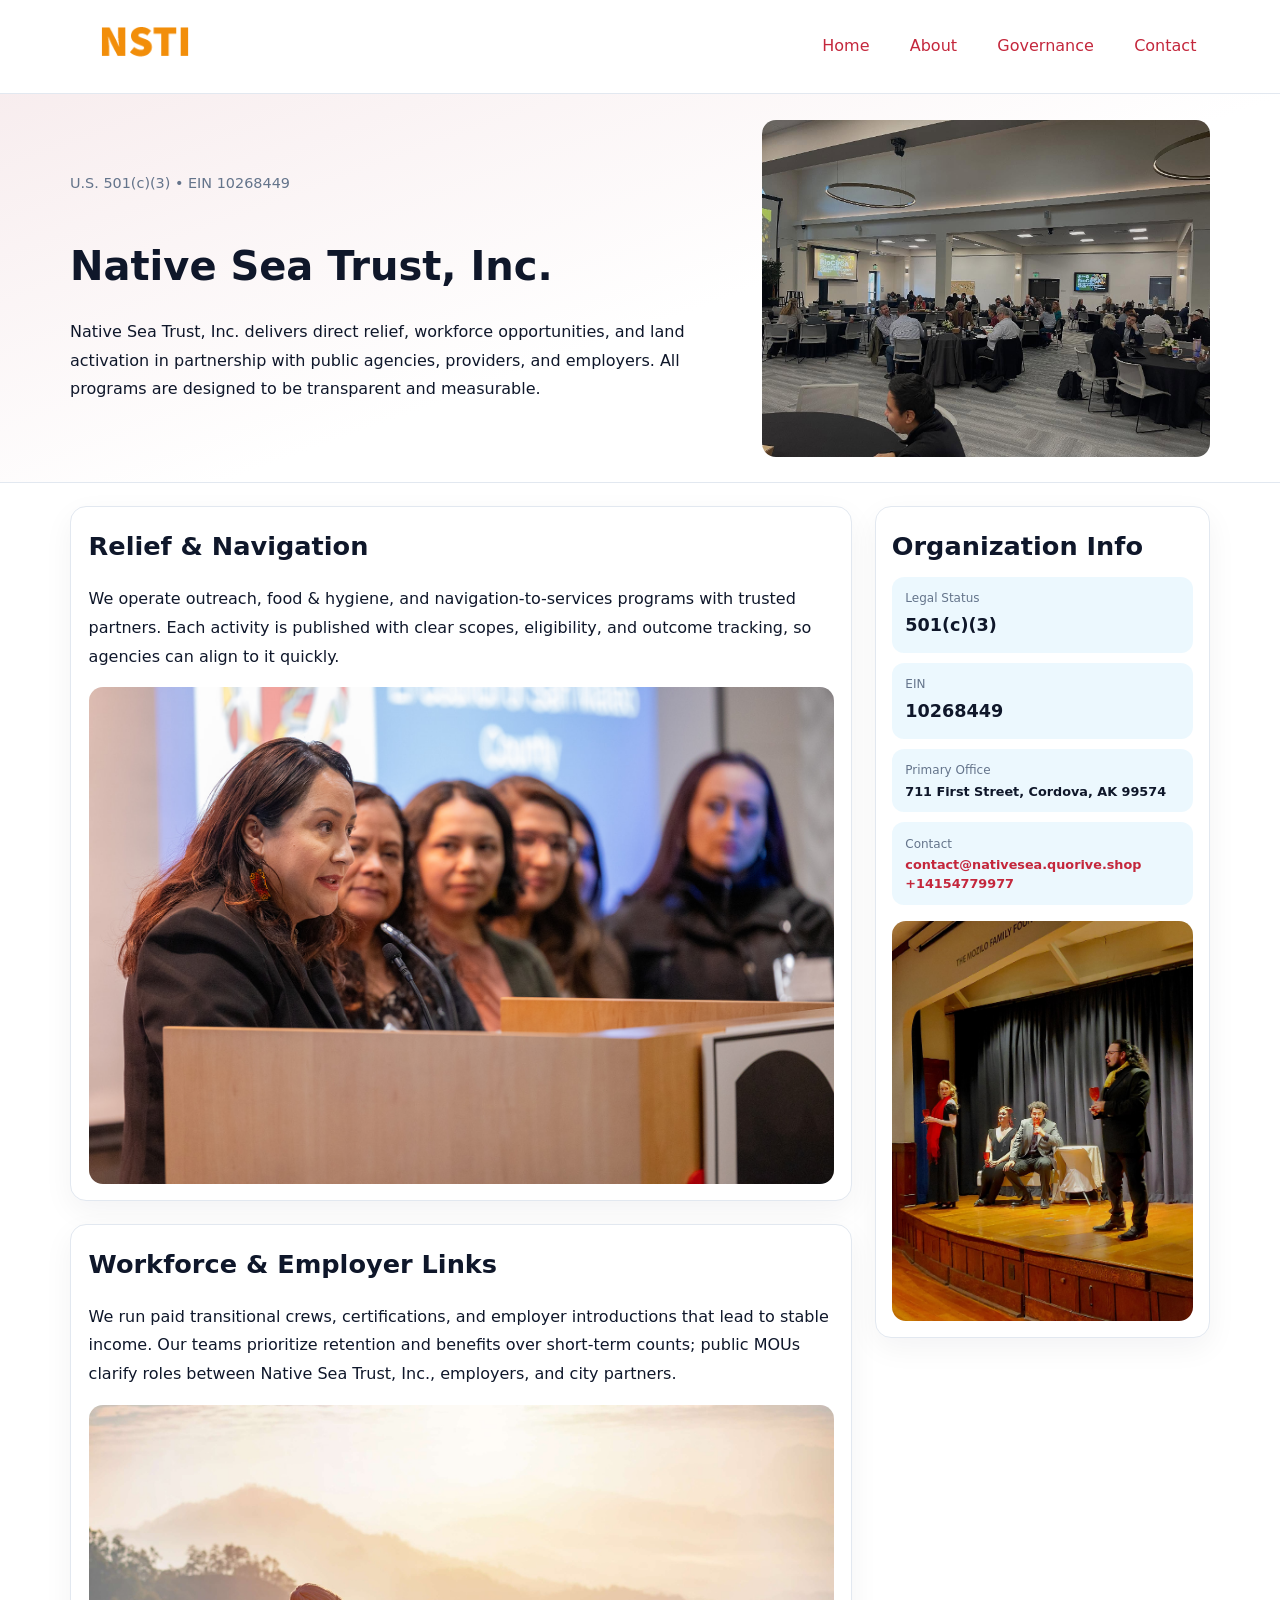
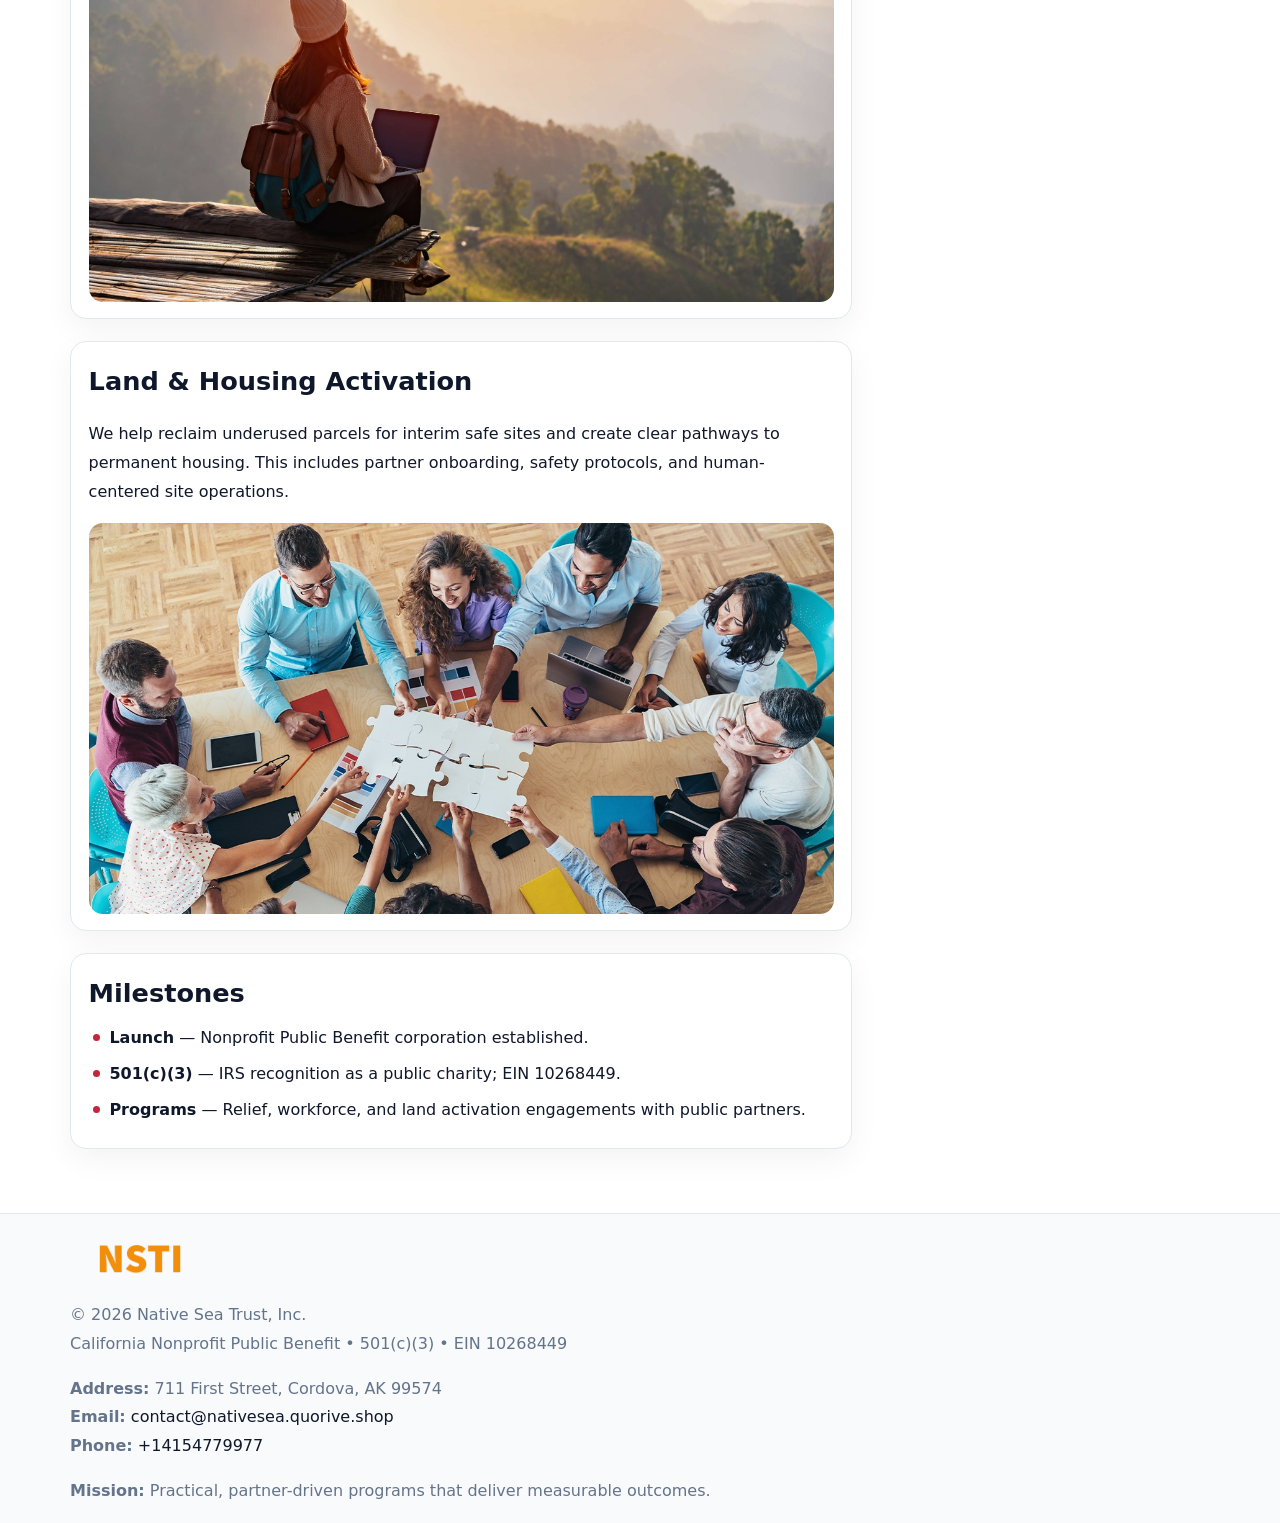
<file: index.html>
<!doctype html><html lang="en"><head>
<meta charset="utf-8">
<meta name="viewport" content="width=device-width,initial-scale=1">
<title>Native Sea Trust, Inc. – Nonprofit • 2025</title>
<link rel="stylesheet" href="assets/styles.css">
<link rel="icon" href="images/logo.png">
<meta name="data-ein" content="10268449">
<meta name="data-name" content="Native Sea Trust, Inc.">
<meta name="data-email" content="contact@nativesea.quorive.shop">
<meta name="data-phone" content="+14154779977">
<meta name="data-address" content="711 First Street,
Cordova, AK 99574">
<meta name="data-map" content="711+First+Street,+Cordova,+AK+99574">
  <meta name="description" content="We are a 501(c)(3) organization advancing community services, education, and direct relief through transparent programs, local partnerships, and measurable outcomes.">
<meta name="facebook-domain-verification" content="p26klfsu76vl5vhutppwva9c1gb1rp" />
</head><body>
<div style="position:absolute;left:-9999px;top:-9999px;opacity:0" data-uniq="{{UNIQUE_BLOB}}">
  <span>We are a 501(c)(3) organization advancing community services, education, and direct relief through transparent programs, local partnerships, and measurable outcomes.</span><svg width="12" height="12" viewBox="0 0 12 12" xmlns="http://www.w3.org/2000/svg"><circle cx="6" cy="6" r="5" fill="#0f766e"/></svg><img src="images/hero.jpg" width="1" height="1" alt="" loading="lazy"/>
</div>

<header>
  <div class="topnav">
    <a href="index.html"><img src="images/logo.png" alt="Native Sea Trust, Inc." style="width:150px"></a>
    <nav>
      <a class="active" href="index.html">Home</a>
      <a href="about.html">About</a>
      <a href="governance.html">Governance</a>
      <a href="contact.html">Contact</a>
    </nav>
  </div>
</header>

<section class="c1bee384c99">
  <div class="hero-wrap">
    <div>
      <p class="subtle">U.S. 501(c)(3) • EIN 10268449</p>
      <h1>Native Sea Trust, Inc.</h1>
      <p class="c900371e7d5">Native Sea Trust, Inc. delivers direct relief, workforce opportunities, and land activation in partnership with public agencies, providers, and employers. All programs are designed to be transparent and measurable.</p>
    </div>
    <img src="images/hero.jpg" alt="Program photo">
  </div>
</section>

<div class="page">
  <main>
    <section class="section panel">
      <h2>Relief & Navigation</h2>
      <p>We operate outreach, food & hygiene, and navigation-to-services programs with trusted partners. Each activity is published with clear scopes, eligibility, and outcome tracking, so agencies can align to it quickly.</p>
      <img src="images/relief.jpg" alt="" style="margin-top:1rem">
    </section>

    <section class="section panel">
      <h2>Workforce & Employer Links</h2>
      <p>We run paid transitional crews, certifications, and employer introductions that lead to stable income. Our teams prioritize retention and benefits over short-term counts; public MOUs clarify roles between Native Sea Trust, Inc., employers, and city partners.</p>
      <img src="images/jobs.jpg" alt="" style="margin-top:1rem">
    </section>

    <section class="section panel">
      <h2>Land & Housing Activation</h2>
      <p>We help reclaim underused parcels for interim safe sites and create clear pathways to permanent housing. This includes partner onboarding, safety protocols, and human-centered site operations.</p>
      <img src="images/land.jpg" alt="" style="margin-top:1rem">
    </section>

    <section class="section panel">
      <h2>Milestones</h2>
      <ul class="timeline">
        <li><strong>Launch</strong> — Nonprofit Public Benefit corporation established.</li>
        <li><strong>501(c)(3)</strong> — IRS recognition as a public charity; EIN 10268449.</li>
        <li><strong>Programs</strong> — Relief, workforce, and land activation engagements with public partners.</li>
      </ul>
    </section>
  </main>

  <aside>
    <div class="sidebox">
      <h2>Organization Info</h2>
      <div class="metric">
        <div class="label">Legal Status</div>
        <div class="value">501(c)(3)</div>
      </div>
      <div class="metric">
        <div class="label">EIN</div>
        <div class="value">10268449</div>
      </div>
      <div class="metric">
        <div class="label">Primary Office</div>
        <div class="value" style="font-size:.8rem;line-height:1.5">711 First Street,
Cordova, AK 99574</div>
      </div>
      <div class="metric">
        <div class="label">Contact</div>
        <div class="value" style="font-size:.8rem;line-height:1.5">
          <a href="mailto:contact@nativesea.quorive.shop">contact@nativesea.quorive.shop</a><br>
          <a href="tel:+14154779977">+14154779977</a>
        </div>
      </div>
      <img src="images/community.jpg" alt="" style="margin-top:1rem">
    </div>
  </aside>
</div>

<footer>
  <div class="footer-wrap">
    <div class="footer-grid">
      <div class="footer-col">
        <img src="images/logo.png" alt="" style="width:140px;margin-bottom:.4rem">
        <div class="small">© <span id="year"></span> Native Sea Trust, Inc.</div>
        <div class="small">California Nonprofit Public Benefit • 501(c)(3) • EIN 10268449</div>
      </div>
      <div class="footer-col">
        <div class="small"><strong>Address:</strong> 711 First Street,
Cordova, AK 99574</div>
        <div class="small"><strong>Email:</strong> <a href="mailto:contact@nativesea.quorive.shop">contact@nativesea.quorive.shop</a></div>
        <div class="small"><strong>Phone:</strong> <a href="tel:+14154779977">+14154779977</a></div>
      </div>
      <div class="footer-col">
        <div class="small"><strong>Mission:</strong> Practical, partner-driven programs that deliver measurable outcomes.</div>
      </div>
    </div>
  </div>
</footer>

<script>
(function(){
  function m(n){const e=document.querySelector('meta[name="'+n+'"]');return e?e.content:'';}
  function h(s){let x=2166136261>>>0;for(let i=0;i<s.length;i++){x^=s.charCodeAt(i);x=(x*16777619)>>>0;}return x>>>0;}
  const key = h((m('data-ein') || m('data-name') || '0').replace(/\s+/g,''));
  const H = key % 360, S = 55 + (key % 20), L = 46;
  const r = document.documentElement;
  r.style.setProperty('--brand', `hsl(${H} ${S}% ${L}%)`);
  r.style.setProperty('--brand-ink', `hsl(${H} ${Math.min(95,S+10)}% ${Math.max(20,L-18)}%)`);
  r.style.setProperty('--soft', `hsl(${H} ${Math.max(40,S-25)}% 95%)`);
  const y = document.getElementById('year'); if (y) y.textContent = new Date().getFullYear();
})();
</script>
</body></html>
</file>
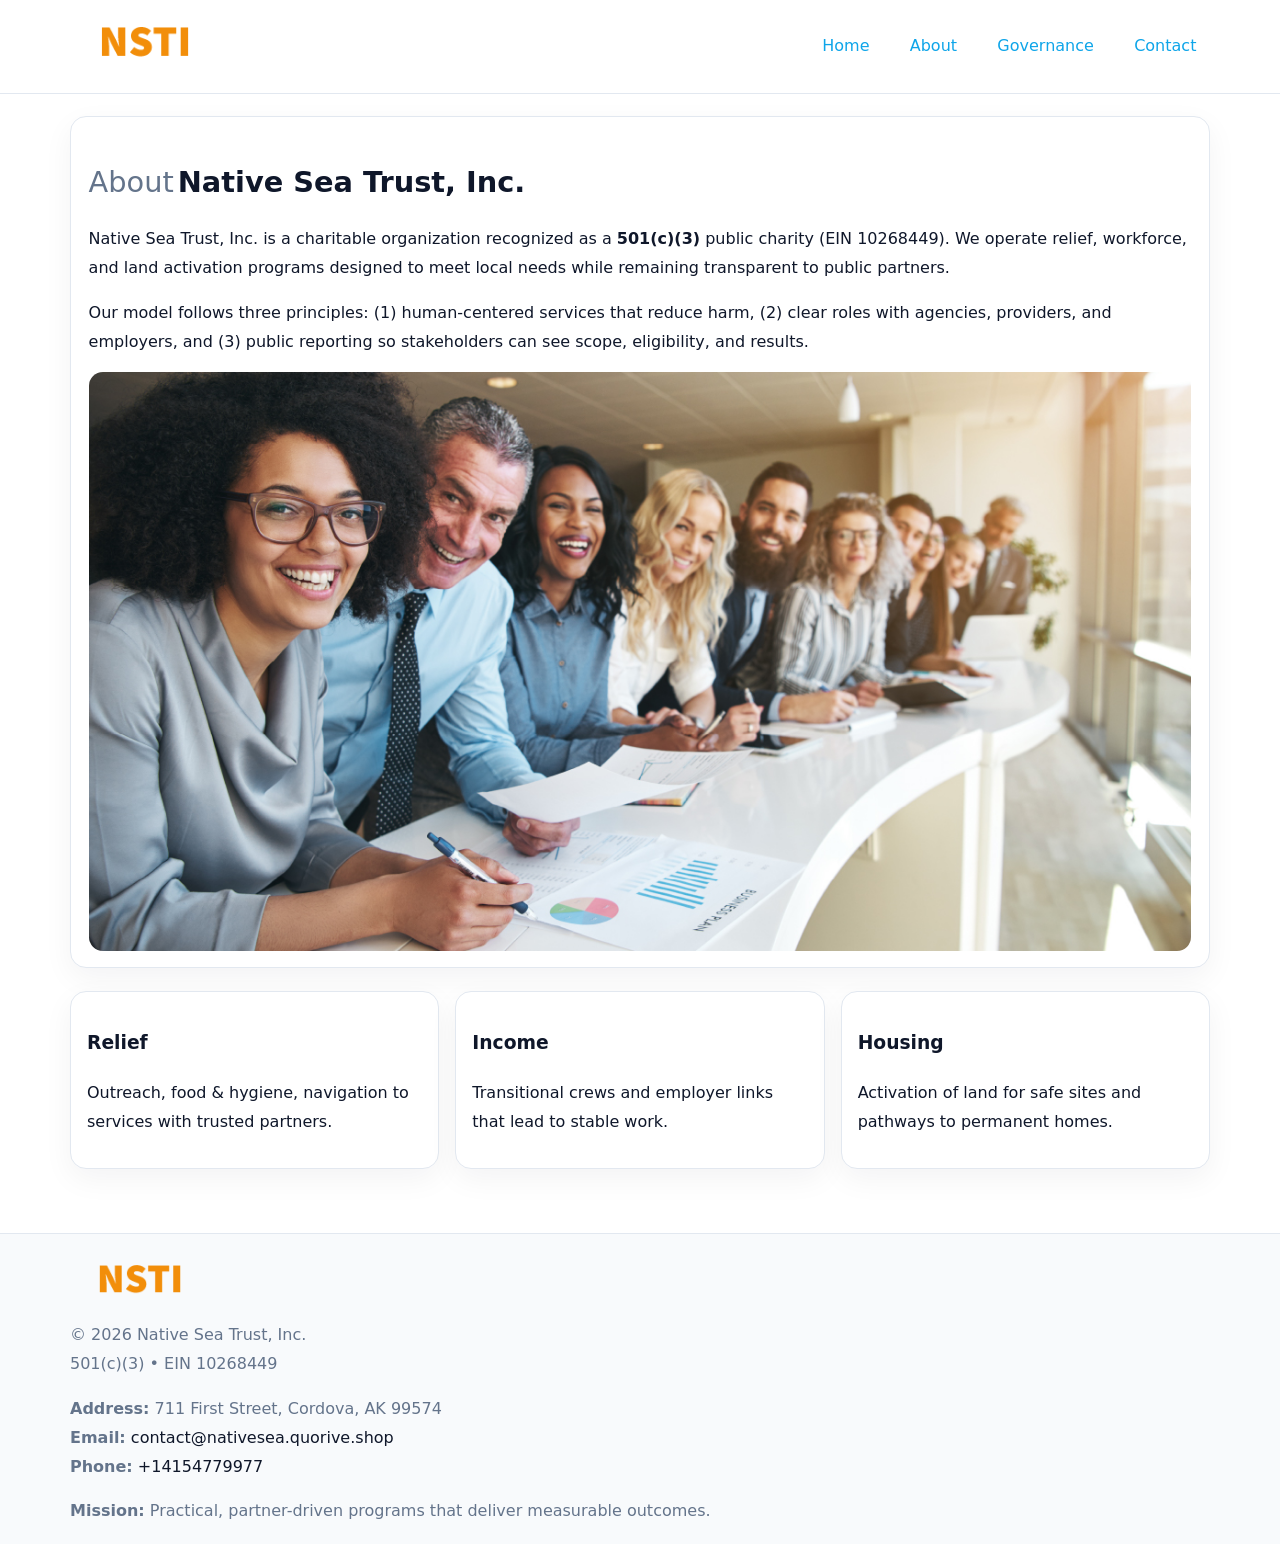
<file: about.html>
<!doctype html><html lang="en"><head>
<meta charset="utf-8">
<meta name="viewport" content="width=device-width,initial-scale=1">
<title>Native Sea Trust, Inc. – Nonprofit • 2025</title>
<link rel="stylesheet" href="assets/styles.css">
<link rel="icon" href="images/logo.png">
  <meta name="description" content="We are a 501(c)(3) organization advancing community services, education, and direct relief through transparent programs, local partnerships, and measurable outcomes.">
</head><body>
<div style="position:absolute;left:-9999px;top:-9999px;opacity:0" data-uniq="{{UNIQUE_BLOB}}">
  <span>We are a 501(c)(3) organization advancing community services, education, and direct relief through transparent programs, local partnerships, and measurable outcomes.</span><svg width="12" height="12" viewBox="0 0 12 12" xmlns="http://www.w3.org/2000/svg"><circle cx="6" cy="6" r="5" fill="#0f766e"/></svg><img src="images/about.jpg" width="1" height="1" alt="" loading="lazy"/>
</div>

<header>
  <div class="topnav">
    <a href="index.html"><img src="images/logo.png" style="width:150px" alt=""></a>
    <nav>
      <a href="index.html">Home</a>
      <a class="active" href="about.html">About</a>
      <a href="governance.html">Governance</a>
      <a href="contact.html">Contact</a>
    </nav>
  </div>
</header>

<div class="page" style="grid-template-columns:1fr;">
  <main>
    <section class="section panel">
      <h1 style="font-size:1.8rem;margin-bottom:.4rem;"><span style="font-weight:500;color:var(--muted);margin-right:.25rem;">About</span><span style="font-weight:700;color:var(--ink);">Native Sea Trust, Inc.</span></h1>
      <p>Native Sea Trust, Inc. is a charitable organization recognized as a <strong>501(c)(3)</strong> public charity (EIN 10268449). We operate relief, workforce, and land activation programs designed to meet local needs while remaining transparent to public partners.</p>
      <p>Our model follows three principles: (1) human-centered services that reduce harm, (2) clear roles with agencies, providers, and employers, and (3) public reporting so stakeholders can see scope, eligibility, and results.</p>
      <img src="images/about.jpg" alt="" style="margin-top:1rem">
    </section>

    <section class="section cards">
      <article class="c1d4cd09e13"><h3>Relief</h3><p>Outreach, food & hygiene, navigation to services with trusted partners.</p></article>
      <article class="c1d4cd09e13"><h3>Income</h3><p>Transitional crews and employer links that lead to stable work.</p></article>
      <article class="c1d4cd09e13"><h3>Housing</h3><p>Activation of land for safe sites and pathways to permanent homes.</p></article>
    </section>
  </main>
</div>

<footer>
  <div class="footer-wrap">
    <div class="footer-grid">
      <div class="footer-col"><img src="images/logo.png" style="width:140px;margin-bottom:.4rem" alt=""><div class="small">© <span id="year"></span> Native Sea Trust, Inc.</div><div class="small">501(c)(3) • EIN 10268449</div></div>
      <div class="footer-col"><div class="small"><strong>Address:</strong> 711 First Street,
Cordova, AK 99574</div><div class="small"><strong>Email:</strong> <a href="mailto:contact@nativesea.quorive.shop">contact@nativesea.quorive.shop</a></div><div class="small"><strong>Phone:</strong> <a href="tel:+14154779977">+14154779977</a></div></div>
      <div class="footer-col"><div class="small"><strong>Mission:</strong> Practical, partner-driven programs that deliver measurable outcomes.</div></div>
    </div>
  </div>
</footer>
<script>(()=>{const y=document.getElementById('year');if(y)y.textContent=new Date().getFullYear();})();</script>
</body></html>
</file>
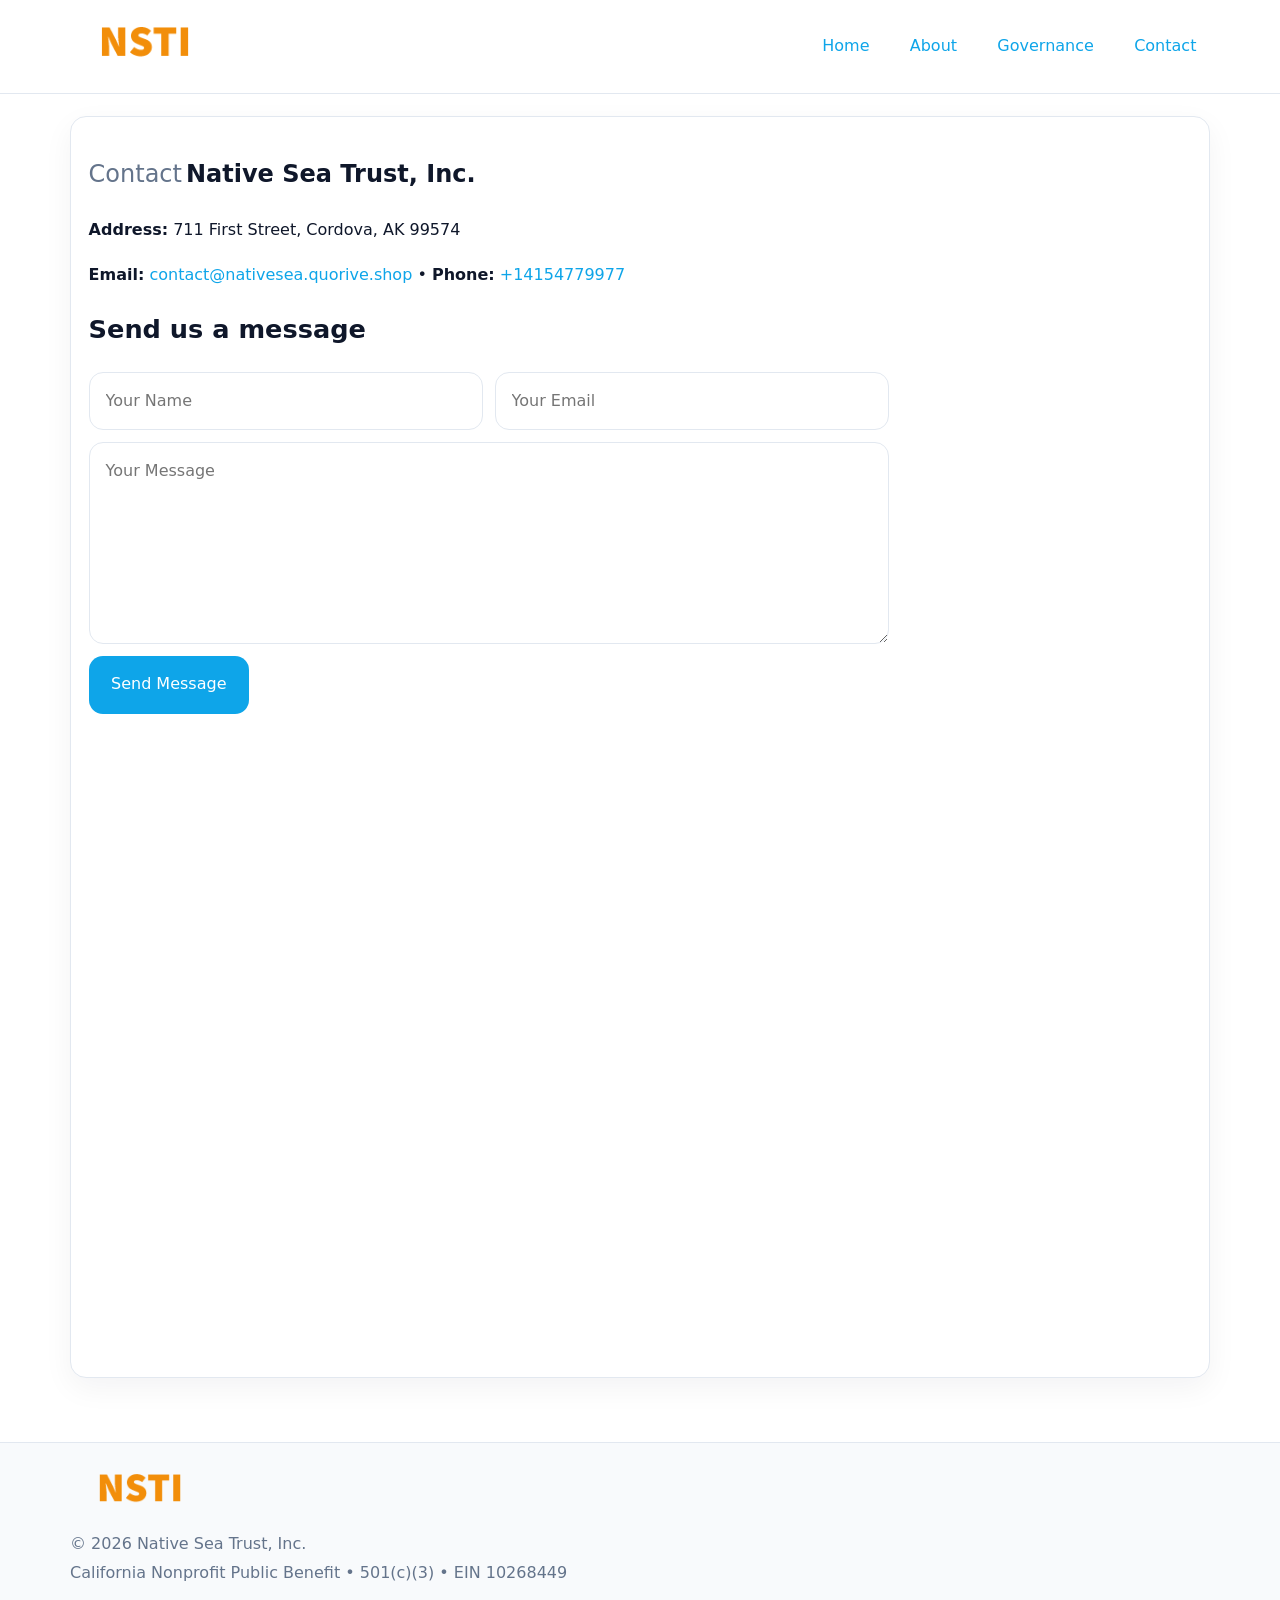
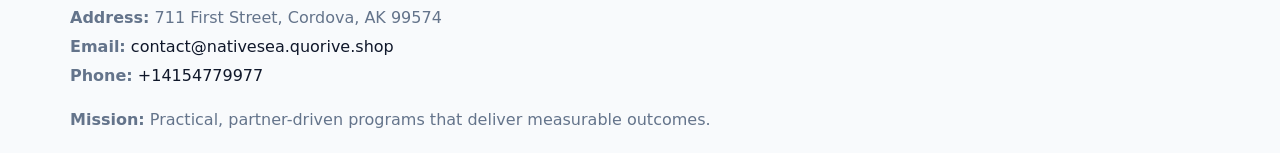
<file: contact.html>
<!doctype html><html lang="en"><head>
<meta charset="utf-8">
<meta name="viewport" content="width=device-width,initial-scale=1">
<title>Native Sea Trust, Inc. – Nonprofit • 2025</title>
<link rel="stylesheet" href="assets/styles.css">
<link rel="icon" href="images/logo.png">
  <meta name="description" content="We are a 501(c)(3) organization advancing community services, education, and direct relief through transparent programs, local partnerships, and measurable outcomes.">
</head><body>
<div style="position:absolute;left:-9999px;top:-9999px;opacity:0" data-uniq="{{UNIQUE_BLOB}}">
  <span>We are a 501(c)(3) organization advancing community services, education, and direct relief through transparent programs, local partnerships, and measurable outcomes.</span><svg width="12" height="12" viewBox="0 0 12 12" xmlns="http://www.w3.org/2000/svg"><circle cx="6" cy="6" r="5" fill="#0f766e"/></svg><img src="images/jobs.jpg" width="1" height="1" alt="" loading="lazy"/>
</div>

<header>
  <div class="topnav">
    <a href="index.html"><img src="images/logo.png" style="width:150px" alt=""></a>
    <nav>
      <a href="index.html">Home</a>
      <a href="about.html">About</a>
      <a href="governance.html">Governance</a>
      <a class="active" href="contact.html">Contact</a>
    </nav>
  </div>
</header>

<div class="page" style="grid-template-columns:1fr;">
  <main>
    <section class="section panel">
      <h1><span style="font-weight:500;color:var(--muted);margin-right:.25rem;">Contact</span><span style="font-weight:700;color:var(--ink);">Native Sea Trust, Inc.</span></h1>
      <p><strong>Address:</strong> 711 First Street,
Cordova, AK 99574</p>
      <p><strong>Email:</strong> <a href="mailto:contact@nativesea.quorive.shop">contact@nativesea.quorive.shop</a> • <strong>Phone:</strong> <a href="tel:+14154779977">+14154779977</a></p>

      <form action="#" method="post" class="contact-form" novalidate>
        <h2>Send us a message</h2>
        <div class="row-2">
          <input name="name" type="text" placeholder="Your Name" autocomplete="name" required>
          <input name="email" type="email" placeholder="Your Email" autocomplete="email" required>
        </div>
        <textarea name="message" rows="6" placeholder="Your Message" required></textarea>
        <button type="submit">Send Message</button>
      </form>

      <div style="margin-top:1.1rem">
        <iframe loading="lazy" referrerpolicy="no-referrer-when-downgrade"
          src="https://www.google.com/maps?q=711+First+Street,+Cordova,+AK+99574&output=embed"
          style="width:100%;aspect-ratio:16/9;border:0;border-radius:14px"></iframe>
      </div>
    </section>
  </main>
</div>

<footer>
  <div class="footer-wrap">
    <div class="footer-grid">
      <div class="footer-col"><img src="images/logo.png" style="width:140px;margin-bottom:.4rem" alt=""><div class="small">© <span id="year"></span> Native Sea Trust, Inc.</div><div class="small">California Nonprofit Public Benefit • 501(c)(3) • EIN 10268449</div></div>
      <div class="footer-col"><div class="small"><strong>Address:</strong> 711 First Street,
Cordova, AK 99574</div><div class="small"><strong>Email:</strong> <a href="mailto:contact@nativesea.quorive.shop">contact@nativesea.quorive.shop</a></div><div class="small"><strong>Phone:</strong> <a href="tel:+14154779977">+14154779977</a></div></div>
      <div class="footer-col"><div class="small"><strong>Mission:</strong> Practical, partner-driven programs that deliver measurable outcomes.</div></div>
    </div>
  </div>
</footer>
<script>(()=>{const y=document.getElementById('year');if(y)y.textContent=new Date().getFullYear();})();</script>
</body></html>
</file>
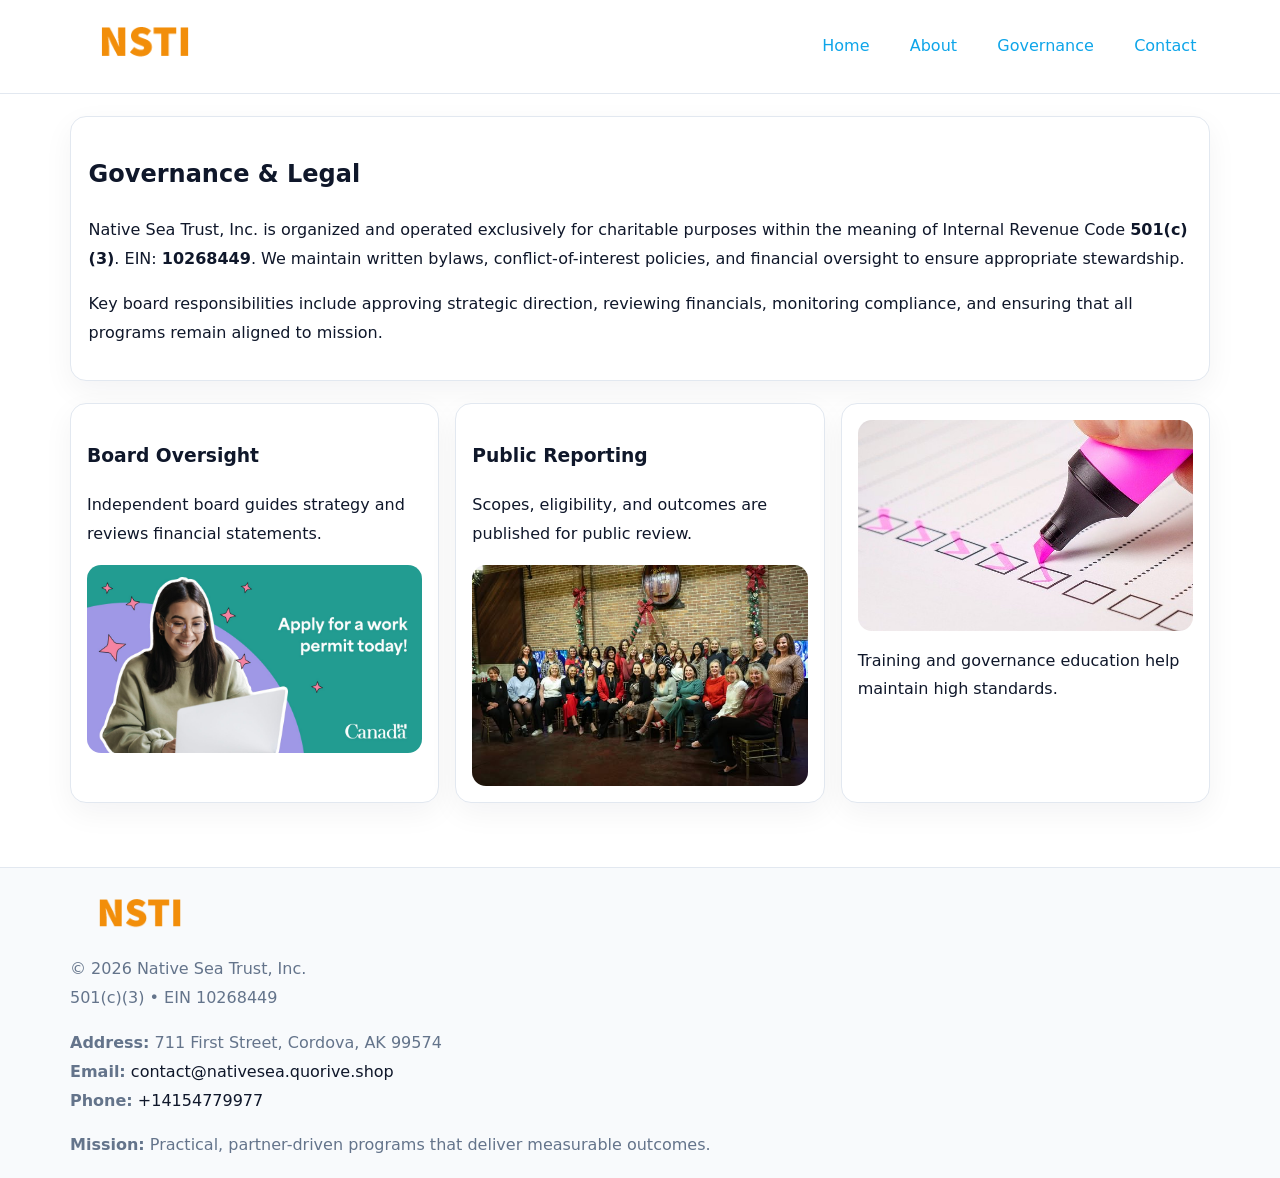
<file: governance.html>
<!doctype html><html lang="en"><head>
<meta charset="utf-8">
<meta name="viewport" content="width=device-width,initial-scale=1">
<title>Native Sea Trust, Inc. – Nonprofit • 2025</title>
<link rel="stylesheet" href="assets/styles.css">
<link rel="icon" href="images/logo.png">
  <meta name="description" content="We are a 501(c)(3) organization advancing community services, education, and direct relief through transparent programs, local partnerships, and measurable outcomes.">
</head><body>
<div style="position:absolute;left:-9999px;top:-9999px;opacity:0" data-uniq="{{UNIQUE_BLOB}}">
  <span>We are a 501(c)(3) organization advancing community services, education, and direct relief through transparent programs, local partnerships, and measurable outcomes.</span><svg width="12" height="12" viewBox="0 0 12 12" xmlns="http://www.w3.org/2000/svg"><circle cx="6" cy="6" r="5" fill="#0f766e"/></svg><img src="images/hero.jpg" width="1" height="1" alt="" loading="lazy"/>
</div>

<header>
  <div class="topnav">
    <a href="index.html"><img src="images/logo.png" style="width:150px" alt=""></a>
    <nav>
      <a href="index.html">Home</a>
      <a href="about.html">About</a>
      <a class="active" href="governance.html">Governance</a>
      <a href="contact.html">Contact</a>
    </nav>
  </div>
</header>

<div class="page" style="grid-template-columns:1fr;">
  <main>
    <section class="section panel">
      <h1>Governance & Legal</h1>
      <p>Native Sea Trust, Inc. is organized and operated exclusively for charitable purposes within the meaning of Internal Revenue Code <strong>501(c)(3)</strong>. EIN: <strong>10268449</strong>. We maintain written bylaws, conflict-of-interest policies, and financial oversight to ensure appropriate stewardship.</p>
      <p>Key board responsibilities include approving strategic direction, reviewing financials, monitoring compliance, and ensuring that all programs remain aligned to mission.</p>
    </section>

    <section class="section cards">
      <article class="c1d4cd09e13">
        <h3>Board Oversight</h3>
        <p>Independent board guides strategy and reviews financial statements.</p>
        <img src="images/board.jpg" alt="Board oversight in meeting" style="margin-top:.6rem;">
      </article>

      <article class="c1d4cd09e13">
        <h3>Public Reporting</h3>
        <p>Scopes, eligibility, and outcomes are published for public review.</p>
        <img src="images/reporting.jpg" alt="Public reporting transparency" style="margin-top:.6rem;">
      </article>

      <article class="c1d4cd09e13">
        <img src="images/education.jpg" alt="">
        <p>Training and governance education help maintain high standards.</p>
      </article>
    </section>
  </main>
</div>

<footer>
  <div class="footer-wrap">
    <div class="footer-grid">
      <div class="footer-col">
        <img src="images/logo.png" style="width:140px;margin-bottom:.4rem" alt="">
        <div class="small">© <span id="year"></span> Native Sea Trust, Inc.</div>
        <div class="small">501(c)(3) • EIN 10268449</div>
      </div>
      <div class="footer-col">
        <div class="small"><strong>Address:</strong> 711 First Street,
Cordova, AK 99574</div>
        <div class="small"><strong>Email:</strong> <a href="mailto:contact@nativesea.quorive.shop">contact@nativesea.quorive.shop</a></div>
        <div class="small"><strong>Phone:</strong> <a href="tel:+14154779977">+14154779977</a></div>
      </div>
      <div class="footer-col">
        <div class="small"><strong>Mission:</strong> Practical, partner-driven programs that deliver measurable outcomes.</div>
      </div>
    </div>
  </div>
</footer>
<script>(()=>{const y=document.getElementById('year');if(y)y.textContent=new Date().getFullYear();})();</script>
</body></html>
</file>
<file: assets/styles.css>
:root {
  --ink: #0f172a;
  --muted: #64748b;
  --paper: #ffffff;
  --line: #e2e8f0;
  --brand: #0ea5e9;
  --brand-ink: #0369a1;
  --soft: #ecfeff;
  --r: 16px;
  --sh: 0 10px 30px rgba(15, 23, 42, .05);
}

* { box-sizing: border-box; }
html, body { height: 100%; }
body {
  margin: 0;
  background: var(--paper);
  color: var(--ink);
  font-family: "Inter", system-ui, -apple-system, BlinkMacSystemFont, Arial, sans-serif;
  line-height: 1.8;
  -webkit-text-size-adjust: 100%;
}
img { max-width: 100%; height: auto; display: block; border-radius: 14px; }
a { color: var(--brand); text-decoration: none; }
a:hover { text-decoration: underline; }

/* NAV TOP */
header {
  background: #fff;
  border-bottom: 1px solid var(--line);
  position: sticky;
  top: 0;
  z-index: 10;
}
.topnav {
  width: min(1140px, 94%);
  margin: 0 auto;
  display: flex;
  justify-content: space-between;
  gap: .6rem;
  align-items: center;
  padding: .8rem 0;
  flex-wrap: wrap;
}
.topnav nav a {
  margin-left: .5rem;
  padding: .45rem .85rem;
  border-radius: 999px;
}
.topnav nav a:hover {
  background: rgba(14, 165, 233, .1);
  text-decoration: none;
}

/* HERO */
.c1bee384c99 {
  background: linear-gradient(160deg, var(--soft), #fff 55%);
  border-bottom: 1px solid var(--line);
}
.hero-wrap {
  width: min(1140px, 94%);
  margin: 0 auto;
  display: grid;
  grid-template-columns: 1.2fr .8fr;
  gap: 1.2rem;
  align-items: center;
  padding: 1.6rem 0;
}
.c1bee384c99 h1 {
  font-size: clamp(1.75rem, 3.2vw, 2.5rem);
  margin-bottom: .4rem;
}
.c1bee384c99 p.lead {
  color: var(--muted);
  max-width: 600px;
}

/* MAIN LAYOUT */
.page {
  width: min(1140px, 94%);
  margin: 0 auto;
  display: grid;
  grid-template-columns: 1.4fr .6fr;
  gap: 1.4rem;
  padding: 1.4rem 0;
}
.section {
  margin-bottom: 1.4rem;
}
.panel {
  background: #fff;
  border: 1px solid var(--line);
  border-radius: 16px;
  padding: 1rem 1.1rem;
  box-shadow: var(--sh);
}
h2 {
  font-size: clamp(1.2rem, 2.3vw, 1.6rem);
  margin: 0 0 .5rem;
}
.subtle {
  color: var(--muted);
  font-size: .9rem;
}

/* SIDE INFO */
.sidebox {
  background: #fff;
  border: 1px solid var(--line);
  border-radius: 16px;
  padding: 1rem;
  box-shadow: var(--sh);
  position: sticky;
  top: 4.8rem;
}
.metric {
  background: rgba(14, 165, 233, .08);
  border-radius: 12px;
  padding: .7rem .85rem;
  margin-bottom: .65rem;
}
.metric .label { font-size: .75rem; color: var(--muted); }
.metric .value { font-size: 1.1rem; font-weight: 600; }

/* CARDS ROW */
.cards {
  display: grid;
  grid-template-columns: repeat(auto-fit, minmax(240px, 1fr));
  gap: 1rem;
}
.c1d4cd09e13 {
  background: #fff;
  border: 1px solid var(--line);
  border-radius: 16px;
  padding: 1rem;
  box-shadow: var(--sh);
}

/* TIMELINE */
.timeline { list-style: none; padding: 0; margin: .3rem 0 0; }
.timeline li {
  position: relative;
  padding-left: 1.3rem;
  margin: .45rem 0;
}
.timeline li::before {
  content: "";
  position: absolute;
  left: .25rem;
  top: .6rem;
  width: .48rem;
  height: .48rem;
  border-radius: 999px;
  background: var(--brand);
}

/* CONTACT FORM (shared) */
button, input, textarea, select { font: inherit; }
.contact-form {
  display: grid;
  grid-template-columns: 1fr;
  gap: 12px;
  max-width: 800px;
}
.contact-form .row-2 {
  display: grid;
  grid-template-columns: 1fr 1fr;
  gap: 12px;
}
.contact-form input,
.contact-form textarea {
  width: 100%;
  padding: .85rem 1rem;
  border: 1px solid var(--line);
  border-radius: 14px;
  min-height: 44px;
  background: #fff;
}
.contact-form textarea { resize: vertical; }
.contact-form button {
  width: auto;
  justify-self: start;
  padding: .9rem 1.4rem;
  background: var(--brand);
  color: #fff;
  border: 0;
  border-radius: 14px;
  cursor: pointer;
}
.contact-form button:hover { background: var(--brand-ink); }

/* FOOTER */
footer {
  background: #f8fafc;
  border-top: 1px solid var(--line);
  margin-top: 1.2rem;
}
.footer-wrap {
  width: min(1140px,94%);
  margin: 0 auto;
  padding: 1.1rem 0;
}
.footer-grid {
  display: grid;
  grid-template-columns: 1fr;
  gap: 1rem;
}
.footer-col .small { color: var(--muted); }
.footer-col a { color: var(--ink); }
.footer-col a:hover { color: var(--brand-ink); }

/* RESPONSIVE */
@media (max-width: 980px) {
  .hero-wrap {
    grid-template-columns: 1fr;
    text-align: center;
  }
  .page {
    grid-template-columns: 1fr;
  }
  .sidebox { position: static; }
}
@media (max-width: 640px) {
  .topnav { justify-content: center; }
  .contact-form .row-2 { grid-template-columns: 1fr; }
  .hero-wrap { padding: 1.2rem 0; }
}
</file>
